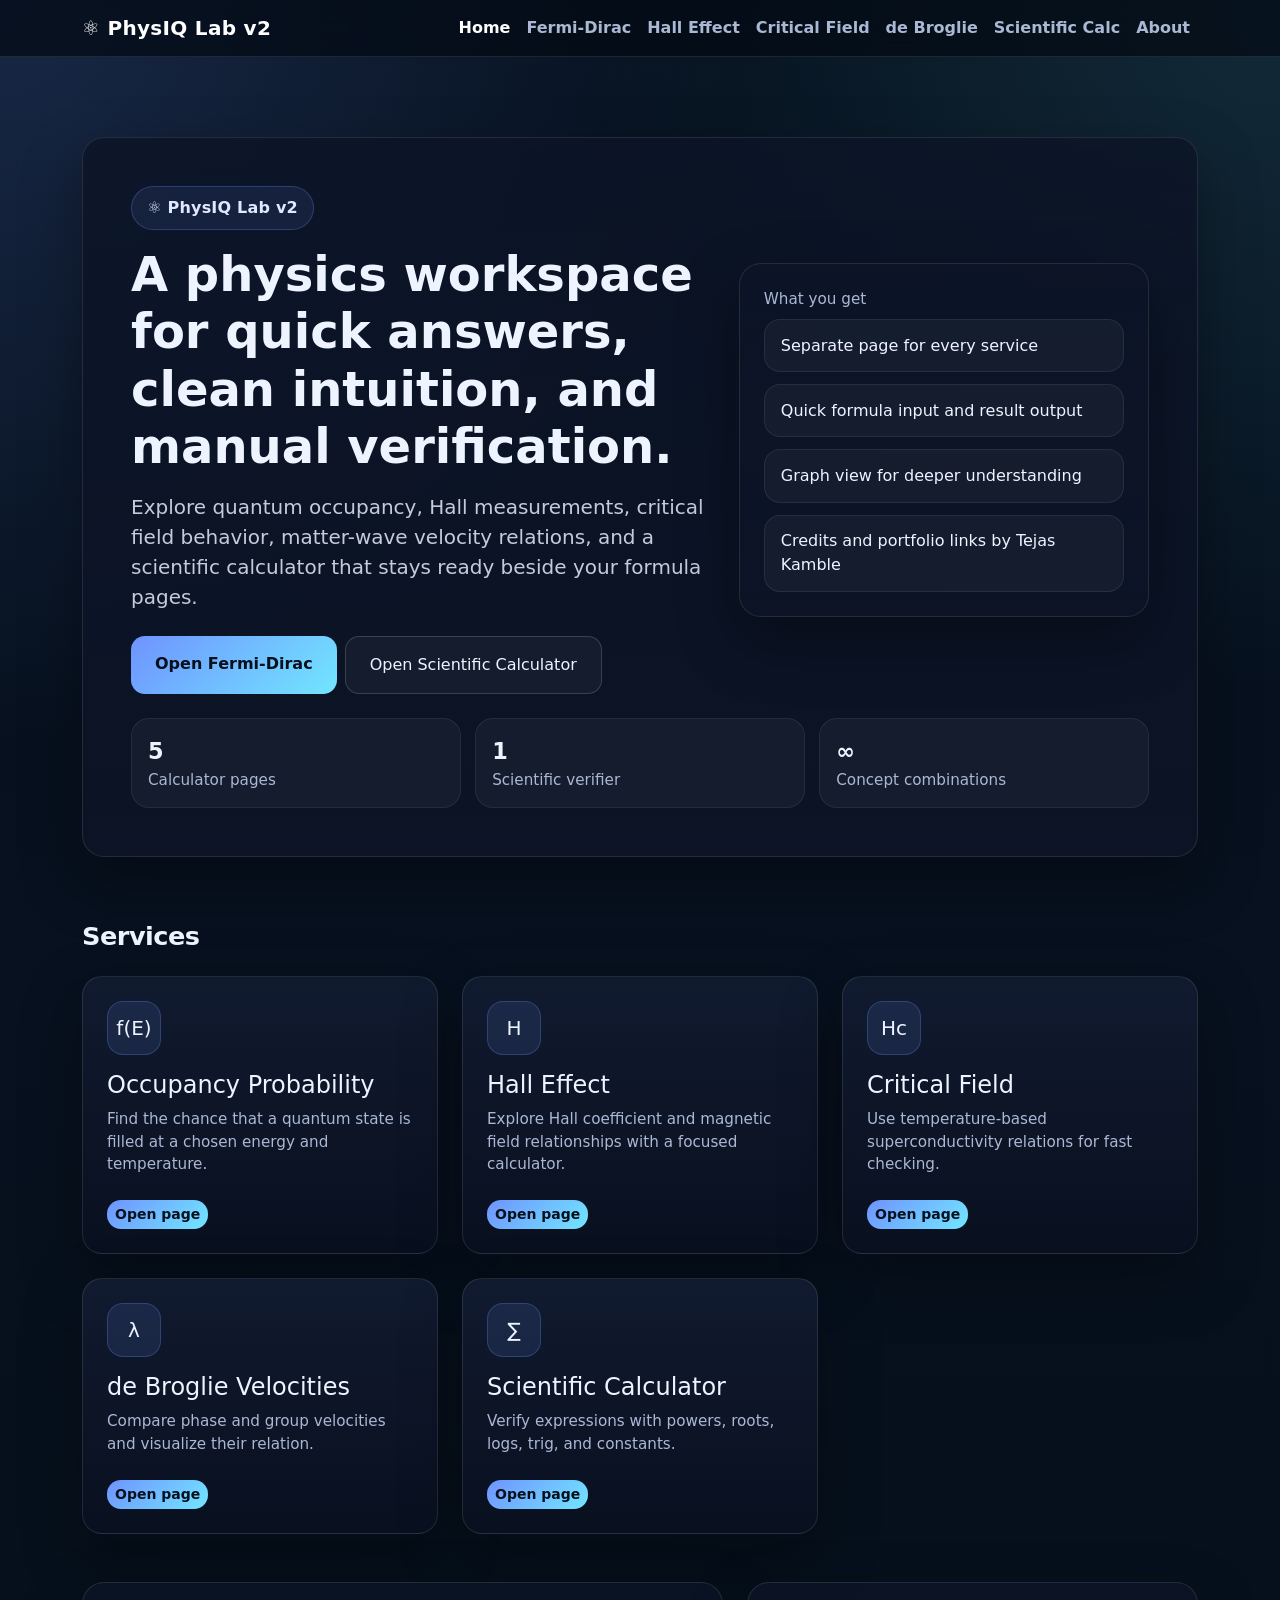
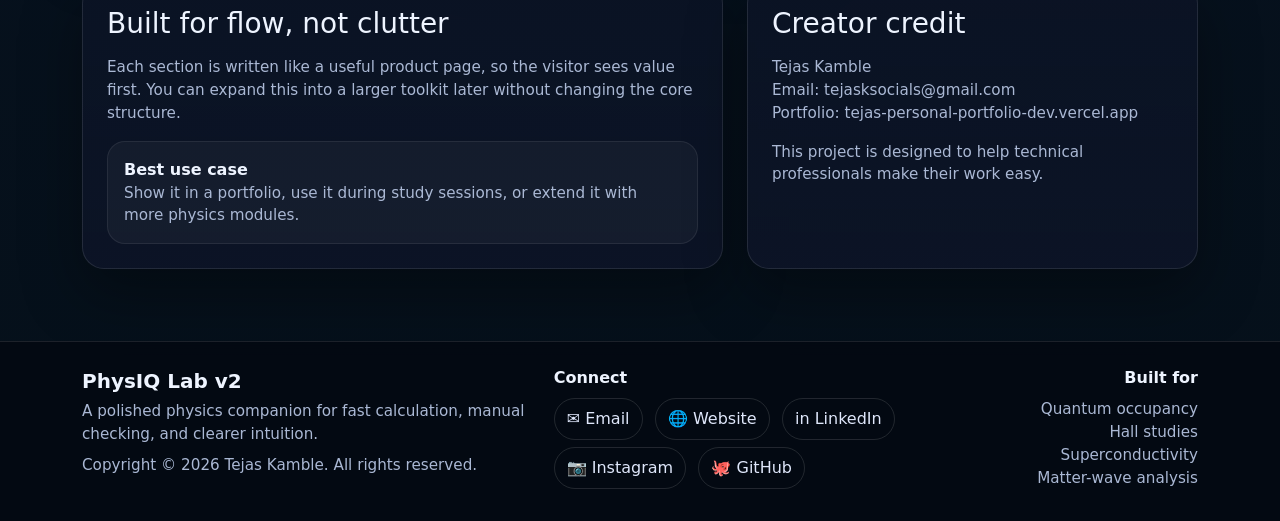
<file: physiq-lab-v2/index.html>
<!doctype html>
<html lang="en">
<head>
  <meta charset="utf-8">
  <meta name="viewport" content="width=device-width, initial-scale=1">
  <title>PhysIQ Lab v2 | Physics Calculator Suite</title>
  <link href="https://cdn.jsdelivr.net/npm/bootstrap@5.3.3/dist/css/bootstrap.min.css" rel="stylesheet">
  
  <link rel="stylesheet" href="assets/css/style.css">
  <!-- I built this page to stay clean, readable, and useful for physics students. — Tejas Kamble -->
</head>
<body data-page="home" data-base="">
  <div id="site-nav"></div>
  
<main>
  <section class="hero">
    <div class="container">
      <div class="hero-card p-4 p-md-5">
        <div class="row g-4 align-items-center">
          <div class="col-lg-7">
            <span class="badge-soft mb-3">⚛️ PhysIQ Lab v2</span>
            <h1 class="display-5 fw-bold mb-3">A physics workspace for quick answers, clean intuition, and manual verification.</h1>
            <p class="lead lead-soft mb-4">
              Explore quantum occupancy, Hall measurements, critical field behavior, matter-wave velocity relations,
              and a scientific calculator that stays ready beside your formula pages.
            </p>
            <div class="d-flex flex-wrap gap-2">
              <a class="btn btn-accent px-4 py-3" href="pages/fermi-dirac.html">Open Fermi-Dirac</a>
              <a class="btn btn-soft px-4 py-3" href="pages/scientific-calculator.html">Open Scientific Calculator</a>
            </div>
          </div>
          <div class="col-lg-5">
            <div class="glass-card p-4">
              <div class="small-muted mb-2">What you get</div>
              <div class="timeline">
                <div class="timeline-item">Separate page for every service</div>
                <div class="timeline-item">Quick formula input and result output</div>
                <div class="timeline-item">Graph view for deeper understanding</div>
                <div class="timeline-item">Credits and portfolio links by Tejas Kamble</div>
              </div>
            </div>
          </div>
        </div>

        <div class="kpi mt-4">
          <div class="kpi-box">
            <div class="kpi-num">5</div>
            <div class="small-muted">Calculator pages</div>
          </div>
          <div class="kpi-box">
            <div class="kpi-num">1</div>
            <div class="small-muted">Scientific verifier</div>
          </div>
          <div class="kpi-box">
            <div class="kpi-num">∞</div>
            <div class="small-muted">Concept combinations</div>
          </div>
        </div>
      </div>
    </div>
  </section>

  <section class="py-4">
    <div class="container">
      <h2 class="section-title mb-4">Services</h2>
      <div class="row g-4">
        <div class="col-md-6 col-xl-4">
          <div class="service-card p-4">
            <div class="icon-pill mb-3">f(E)</div>
            <h3 class="h4">Occupancy Probability</h3>
            <p class="small-muted">Find the chance that a quantum state is filled at a chosen energy and temperature.</p>
            <a class="btn btn-sm btn-accent mt-2" href="pages/fermi-dirac.html">Open page</a>
          </div>
        </div>
        <div class="col-md-6 col-xl-4">
          <div class="service-card p-4">
            <div class="icon-pill mb-3">H</div>
            <h3 class="h4">Hall Effect</h3>
            <p class="small-muted">Explore Hall coefficient and magnetic field relationships with a focused calculator.</p>
            <a class="btn btn-sm btn-accent mt-2" href="pages/hall-effect.html">Open page</a>
          </div>
        </div>
        <div class="col-md-6 col-xl-4">
          <div class="service-card p-4">
            <div class="icon-pill mb-3">Hc</div>
            <h3 class="h4">Critical Field</h3>
            <p class="small-muted">Use temperature-based superconductivity relations for fast checking.</p>
            <a class="btn btn-sm btn-accent mt-2" href="pages/critical-field.html">Open page</a>
          </div>
        </div>
        <div class="col-md-6 col-xl-4">
          <div class="service-card p-4">
            <div class="icon-pill mb-3">λ</div>
            <h3 class="h4">de Broglie Velocities</h3>
            <p class="small-muted">Compare phase and group velocities and visualize their relation.</p>
            <a class="btn btn-sm btn-accent mt-2" href="pages/debroglie.html">Open page</a>
          </div>
        </div>
        <div class="col-md-6 col-xl-4">
          <div class="service-card p-4">
            <div class="icon-pill mb-3">∑</div>
            <h3 class="h4">Scientific Calculator</h3>
            <p class="small-muted">Verify expressions with powers, roots, logs, trig, and constants.</p>
            <a class="btn btn-sm btn-accent mt-2" href="pages/scientific-calculator.html">Open page</a>
          </div>
        </div>
      </div>
    </div>
  </section>

  <section class="py-4">
    <div class="container">
      <div class="row g-4">
        <div class="col-lg-7">
          <div class="feature-card p-4 h-100">
            <h2 class="h3 mb-3">Built for flow, not clutter</h2>
            <p class="small-muted mb-3">
              Each section is written like a useful product page, so the visitor sees value first.
              You can expand this into a larger toolkit later without changing the core structure.
            </p>
            <div class="quote-box p-3">
              <div class="fw-semibold">Best use case</div>
              <div class="small-muted">Show it in a portfolio, use it during study sessions, or extend it with more physics modules.</div>
            </div>
          </div>
        </div>
        <div class="col-lg-5">
          <div class="feature-card p-4 h-100">
            <h2 class="h3 mb-3">Creator credit</h2>
            <div class="small-muted">Tejas Kamble</div>
            <div class="small-muted">Email: tejasksocials@gmail.com</div>
            <div class="small-muted">Portfolio: tejas-personal-portfolio-dev.vercel.app</div>
            <div class="small-muted mt-3">This project is designed to help technical professionals make their work easy.</div>
          </div>
        </div>
      </div>
    </div>
  </section>
</main>

  <div id="site-footer"></div>

  <script src="https://cdn.jsdelivr.net/npm/bootstrap@5.3.3/dist/js/bootstrap.bundle.min.js"></script>
  <script src="assets/js/components.js"></script>
  <script src="assets/js/main.js"></script>
  
</body>
</html>
</file>
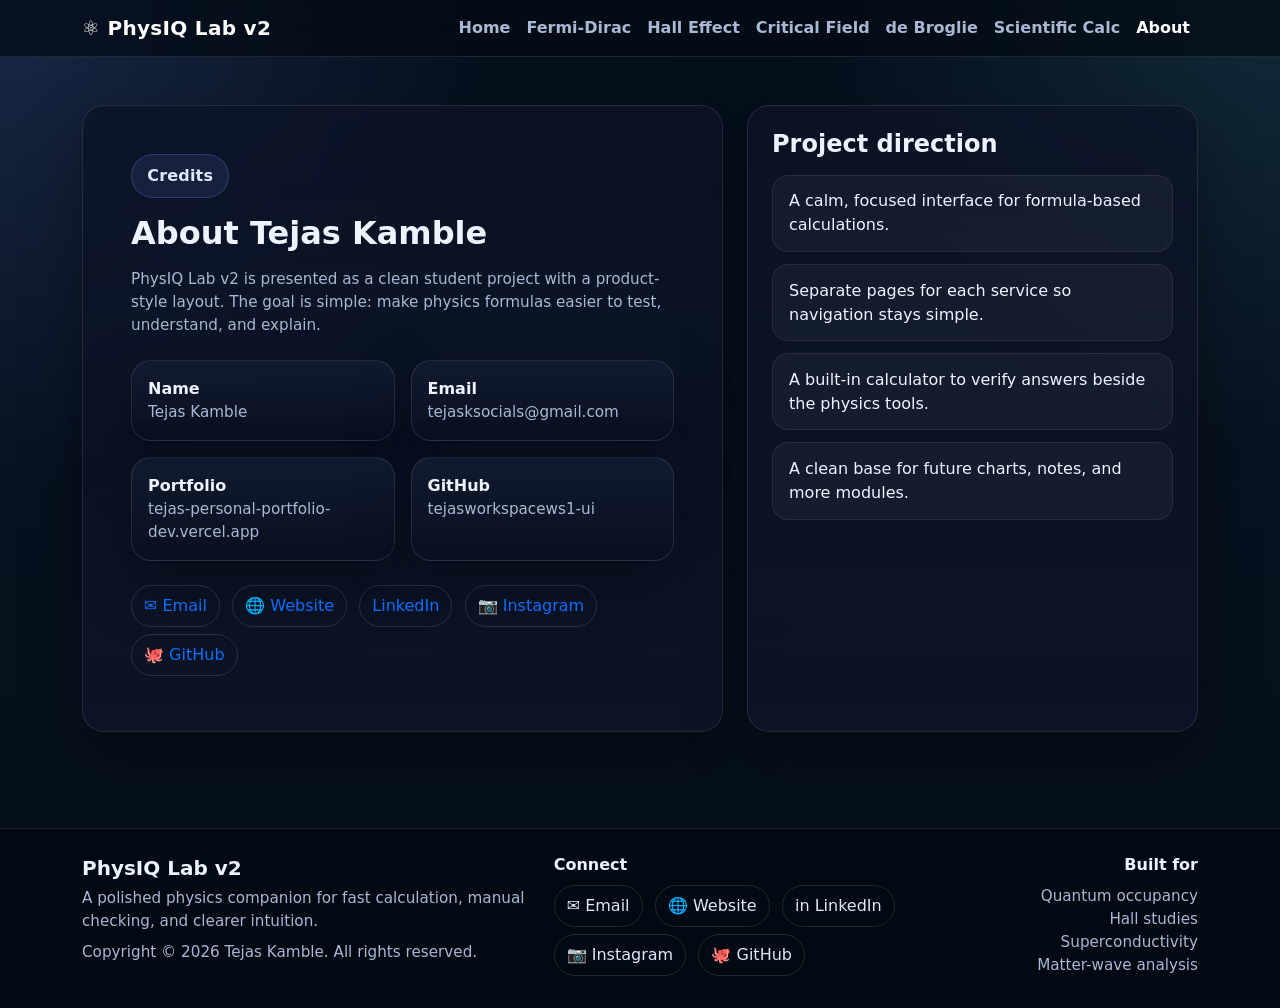
<file: physiq-lab-v2/pages/about.html>
<!doctype html>
<html lang="en">
<head>
  <meta charset="utf-8">
  <meta name="viewport" content="width=device-width, initial-scale=1">
  <title>About | PhysIQ Lab v2</title>
  <link href="https://cdn.jsdelivr.net/npm/bootstrap@5.3.3/dist/css/bootstrap.min.css" rel="stylesheet">
  
  <link rel="stylesheet" href="../assets/css/style.css">
  <!-- I built this page to stay clean, readable, and useful for physics students. — Tejas Kamble -->
</head>
<body data-page="about" data-base="../">
  <div id="site-nav"></div>
  
<main class="py-5">
  <div class="container">
    <div class="row g-4">
      <div class="col-lg-7">
        <div class="feature-card p-4 p-md-5 h-100">
          <span class="badge-soft mb-3">Credits</span>
          <h1 class="h2 fw-bold mb-3">About Tejas Kamble</h1>
          <p class="small-muted mb-4">
            PhysIQ Lab v2 is presented as a clean student project with a product-style layout.
            The goal is simple: make physics formulas easier to test, understand, and explain.
          </p>

          <div class="row g-3">
            <div class="col-md-6">
              <div class="info-card p-3">
                <div class="fw-semibold">Name</div>
                <div class="small-muted">Tejas Kamble</div>
              </div>
            </div>
            <div class="col-md-6">
              <div class="info-card p-3">
                <div class="fw-semibold">Email</div>
                <div class="small-muted">tejasksocials@gmail.com</div>
              </div>
            </div>
            <div class="col-md-6">
              <div class="info-card p-3">
                <div class="fw-semibold">Portfolio</div>
                <div class="small-muted">tejas-personal-portfolio-dev.vercel.app</div>
              </div>
            </div>
            <div class="col-md-6">
              <div class="info-card p-3">
                <div class="fw-semibold">GitHub</div>
                <div class="small-muted">tejasworkspacews1-ui</div>
              </div>
            </div>
          </div>

          <div class="social-links mt-4">
            <a href="mailto:tejasksocials@gmail.com">✉️ Email</a>
            <a href="https://tejas-personal-portfolio-dev.vercel.app/" target="_blank" rel="noopener">🌐 Website</a>
            <a href="https://www.linkedin.com/in/tejas-kamble-5342443b1?utm_source=share_via&utm_content=profile&utm_medium=member_android" target="_blank" rel="noopener">LinkedIn</a>
            <a href="https://www.instagram.com/tejasworkspace_u1?igsh=MXRzcG55N3psbWxzbw==" target="_blank" rel="noopener">📷 Instagram</a>
            <a href="https://github.com/tejasworkspacews1-ui" target="_blank" rel="noopener">🐙 GitHub</a>
          </div>
        </div>
      </div>

      <div class="col-lg-5">
        <div class="feature-card p-4 h-100">
          <h2 class="h4 fw-bold mb-3">Project direction</h2>
          <div class="timeline">
            <div class="timeline-item">A calm, focused interface for formula-based calculations.</div>
            <div class="timeline-item">Separate pages for each service so navigation stays simple.</div>
            <div class="timeline-item">A built-in calculator to verify answers beside the physics tools.</div>
            <div class="timeline-item">A clean base for future charts, notes, and more modules.</div>
          </div>
        </div>
      </div>
    </div>
  </div>
</main>

  <div id="site-footer"></div>

  <script src="https://cdn.jsdelivr.net/npm/bootstrap@5.3.3/dist/js/bootstrap.bundle.min.js"></script>
  <script src="../assets/js/components.js"></script>
  <script src="../assets/js/main.js"></script>
  
</body>
</html>
</file>
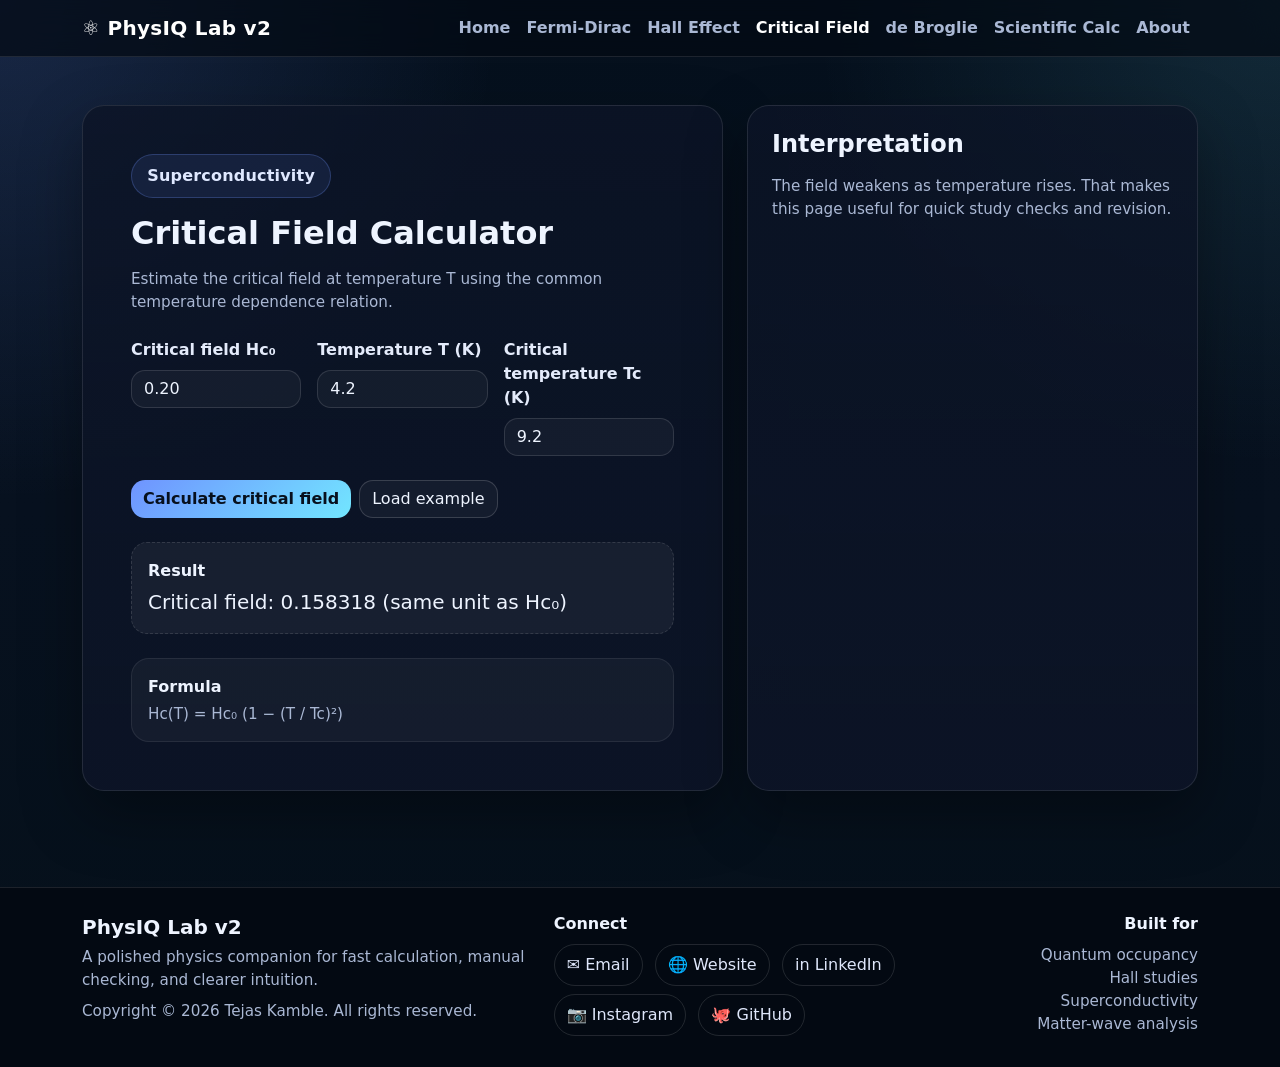
<file: physiq-lab-v2/pages/critical-field.html>
<!doctype html>
<html lang="en">
<head>
  <meta charset="utf-8">
  <meta name="viewport" content="width=device-width, initial-scale=1">
  <title>Critical Field | PhysIQ Lab v2</title>
  <link href="https://cdn.jsdelivr.net/npm/bootstrap@5.3.3/dist/css/bootstrap.min.css" rel="stylesheet">
  
  <link rel="stylesheet" href="../assets/css/style.css">
  <!-- I built this page to stay clean, readable, and useful for physics students. — Tejas Kamble -->
</head>
<body data-page="critical" data-base="../">
  <div id="site-nav"></div>
  
<main class="py-5">
  <div class="container">
    <div class="row g-4">
      <div class="col-lg-7">
        <div class="feature-card p-4 p-md-5 h-100">
          <span class="badge-soft mb-3">Superconductivity</span>
          <h1 class="h2 fw-bold mb-3">Critical Field Calculator</h1>
          <p class="small-muted mb-4">
            Estimate the critical field at temperature T using the common temperature dependence relation.
          </p>

          <div class="row g-3">
            <div class="col-md-4">
              <label class="form-label" for="hc0">Critical field Hc₀</label>
              <input class="form-control" id="hc0" type="number" step="any" placeholder="0.20">
            </div>
            <div class="col-md-4">
              <label class="form-label" for="hcT">Temperature T (K)</label>
              <input class="form-control" id="hcT" type="number" step="any" placeholder="4.2">
            </div>
            <div class="col-md-4">
              <label class="form-label" for="hcTc">Critical temperature Tc (K)</label>
              <input class="form-control" id="hcTc" type="number" step="any" placeholder="9.2">
            </div>
          </div>

          <div class="d-flex flex-wrap gap-2 mt-4">
            <button class="btn btn-accent" type="button" onclick="calculateCriticalField()">Calculate critical field</button>
            <button class="btn btn-soft" type="button" onclick="fillCriticalExample()">Load example</button>
          </div>

          <div class="output-box mt-4">
            <div class="fw-semibold mb-1">Result</div>
            <div id="hcResult" class="fs-5">—</div>
          </div>

          <div class="math-box p-3 mt-4">
            <div class="fw-semibold mb-1">Formula</div>
            <div class="small-muted">Hc(T) = Hc₀ (1 − (T / Tc)²)</div>
          </div>
        </div>
      </div>

      <div class="col-lg-5">
        <div class="feature-card p-4 h-100">
          <h2 class="h4 fw-bold mb-3">Interpretation</h2>
          <p class="small-muted mb-0">
            The field weakens as temperature rises. That makes this page useful for quick study checks and revision.
          </p>
        </div>
      </div>
    </div>
  </div>
</main>

  <div id="site-footer"></div>

  <script src="https://cdn.jsdelivr.net/npm/bootstrap@5.3.3/dist/js/bootstrap.bundle.min.js"></script>
  <script src="../assets/js/components.js"></script>
  <script src="../assets/js/main.js"></script>
  
</body>
</html>
</file>
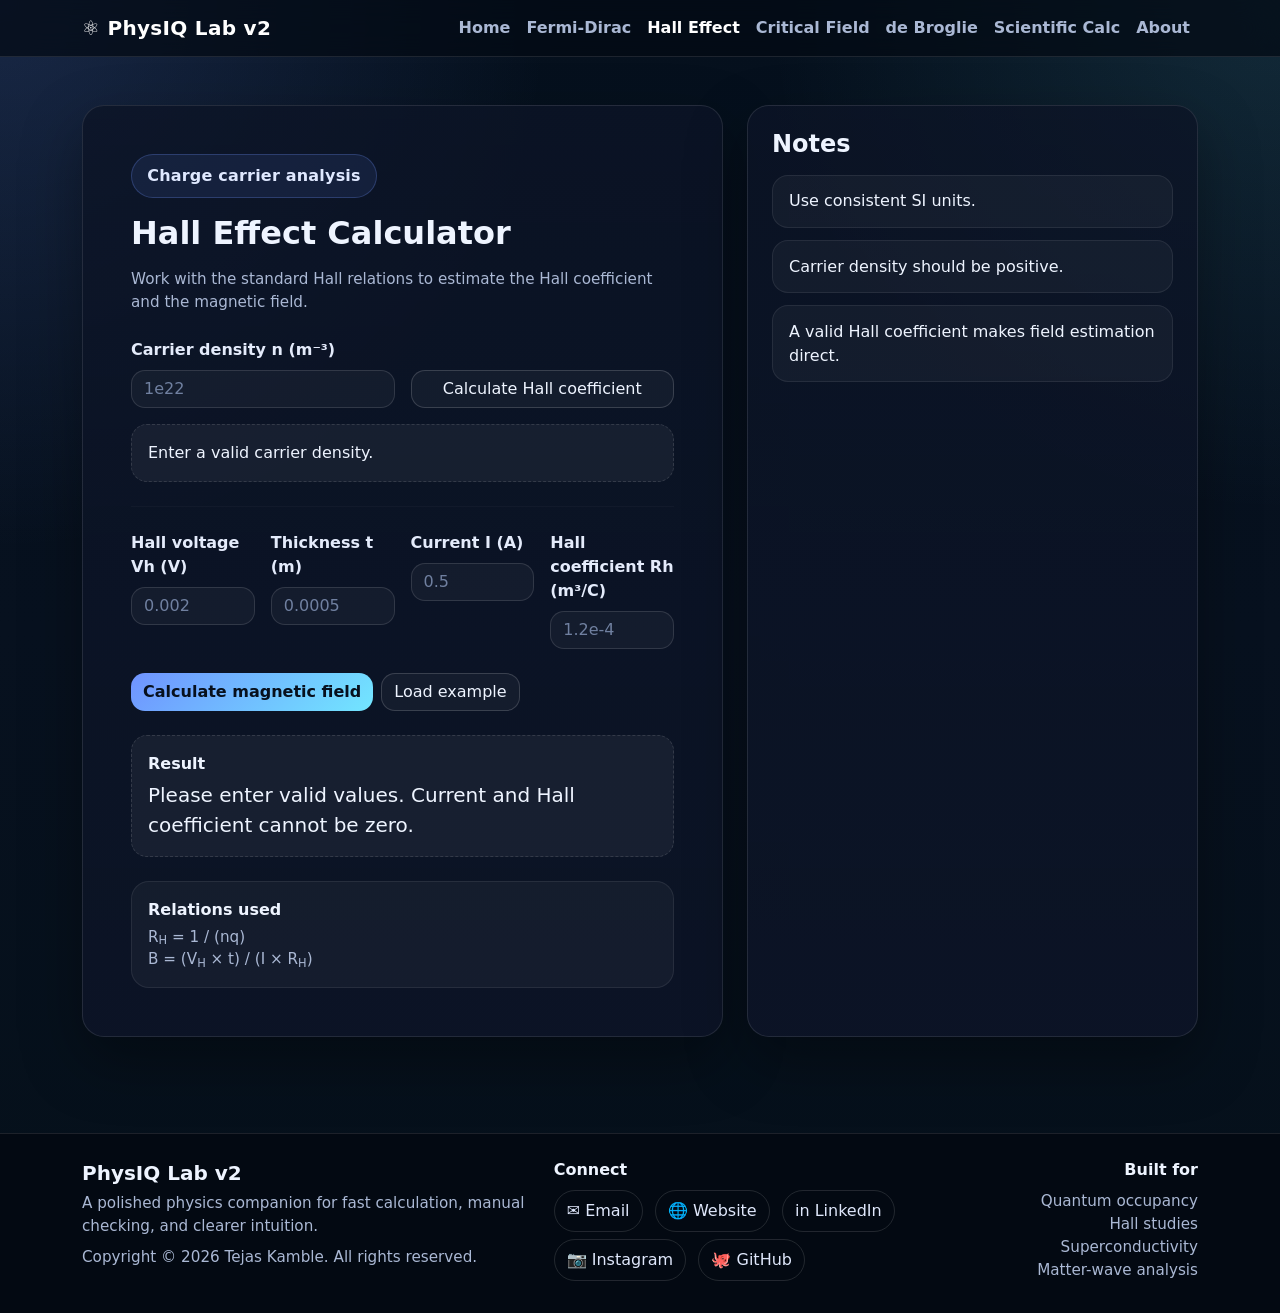
<file: physiq-lab-v2/pages/hall-effect.html>
<!doctype html>
<html lang="en">
<head>
  <meta charset="utf-8">
  <meta name="viewport" content="width=device-width, initial-scale=1">
  <title>Hall Effect | PhysIQ Lab v2</title>
  <link href="https://cdn.jsdelivr.net/npm/bootstrap@5.3.3/dist/css/bootstrap.min.css" rel="stylesheet">
  
  <link rel="stylesheet" href="../assets/css/style.css">
  <!-- I built this page to stay clean, readable, and useful for physics students. — Tejas Kamble -->
</head>
<body data-page="hall" data-base="../">
  <div id="site-nav"></div>
  
<main class="py-5">
  <div class="container">
    <div class="row g-4">
      <div class="col-lg-7">
        <div class="feature-card p-4 p-md-5 h-100">
          <span class="badge-soft mb-3">Charge carrier analysis</span>
          <h1 class="h2 fw-bold mb-3">Hall Effect Calculator</h1>
          <p class="small-muted mb-4">
            Work with the standard Hall relations to estimate the Hall coefficient and the magnetic field.
          </p>

          <div class="row g-3">
            <div class="col-md-6">
              <label class="form-label" for="hallN">Carrier density n (m⁻³)</label>
              <input class="form-control" id="hallN" type="number" step="any" placeholder="1e22">
            </div>
            <div class="col-md-6 d-flex align-items-end">
              <button class="btn btn-soft w-100" type="button" onclick="calculateHallCoefficient()">Calculate Hall coefficient</button>
            </div>
          </div>

          <div class="output-box mt-3" id="hallRhResult">—</div>

          <hr class="my-4 border-light border-opacity-10">

          <div class="row g-3">
            <div class="col-md-3">
              <label class="form-label" for="hallVh">Hall voltage Vh (V)</label>
              <input class="form-control" id="hallVh" type="number" step="any" placeholder="0.002">
            </div>
            <div class="col-md-3">
              <label class="form-label" for="hallT">Thickness t (m)</label>
              <input class="form-control" id="hallT" type="number" step="any" placeholder="0.0005">
            </div>
            <div class="col-md-3">
              <label class="form-label" for="hallI">Current I (A)</label>
              <input class="form-control" id="hallI" type="number" step="any" placeholder="0.5">
            </div>
            <div class="col-md-3">
              <label class="form-label" for="hallRh">Hall coefficient Rh (m³/C)</label>
              <input class="form-control" id="hallRh" type="number" step="any" placeholder="1.2e-4">
            </div>
          </div>

          <div class="d-flex flex-wrap gap-2 mt-4">
            <button class="btn btn-accent" type="button" onclick="calculateHallField()">Calculate magnetic field</button>
            <button class="btn btn-soft" type="button" onclick="fillHallExample()">Load example</button>
          </div>

          <div class="output-box mt-4">
            <div class="fw-semibold mb-1">Result</div>
            <div id="hallBResult" class="fs-5">—</div>
          </div>

          <div class="math-box p-3 mt-4">
            <div class="fw-semibold mb-1">Relations used</div>
            <div class="small-muted">R<sub>H</sub> = 1 / (nq)</div>
            <div class="small-muted">B = (V<sub>H</sub> × t) / (I × R<sub>H</sub>)</div>
          </div>
        </div>
      </div>

      <div class="col-lg-5">
        <div class="feature-card p-4 h-100">
          <h2 class="h4 fw-bold mb-3">Notes</h2>
          <div class="timeline">
            <div class="timeline-item">Use consistent SI units.</div>
            <div class="timeline-item">Carrier density should be positive.</div>
            <div class="timeline-item">A valid Hall coefficient makes field estimation direct.</div>
          </div>
        </div>
      </div>
    </div>
  </div>
</main>

  <div id="site-footer"></div>

  <script src="https://cdn.jsdelivr.net/npm/bootstrap@5.3.3/dist/js/bootstrap.bundle.min.js"></script>
  <script src="../assets/js/components.js"></script>
  <script src="../assets/js/main.js"></script>
  
</body>
</html>
</file>
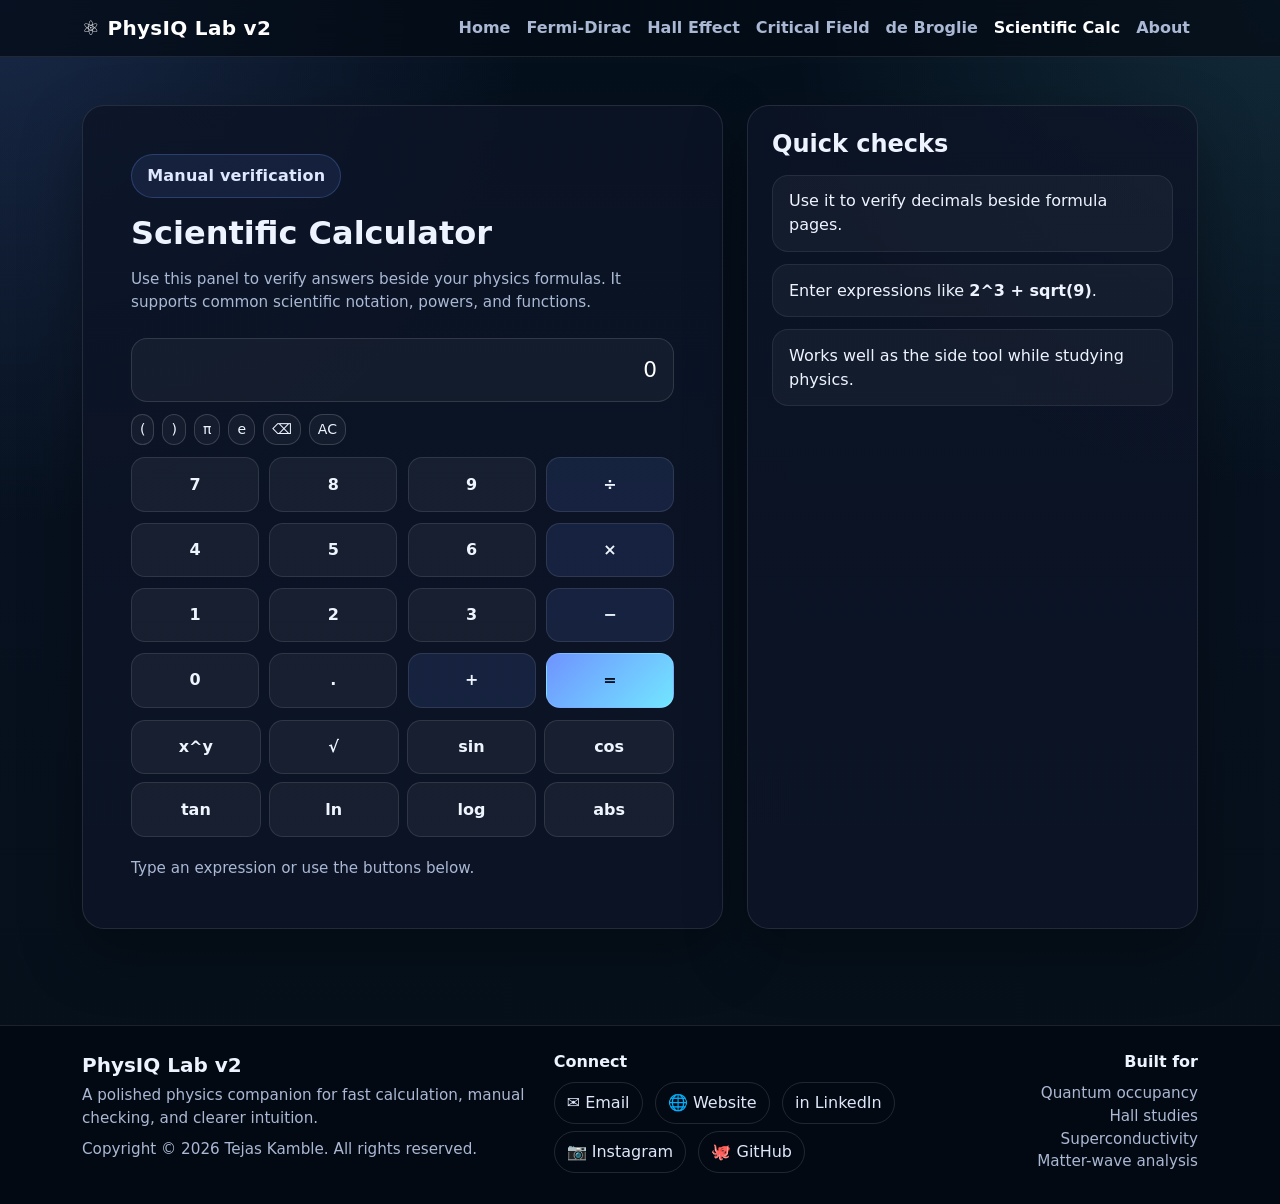
<file: physiq-lab-v2/pages/scientific-calculator.html>
<!doctype html>
<html lang="en">
<head>
  <meta charset="utf-8">
  <meta name="viewport" content="width=device-width, initial-scale=1">
  <title>Scientific Calculator | PhysIQ Lab v2</title>
  <link href="https://cdn.jsdelivr.net/npm/bootstrap@5.3.3/dist/css/bootstrap.min.css" rel="stylesheet">
  
  <link rel="stylesheet" href="../assets/css/style.css">
  <!-- I built this page to stay clean, readable, and useful for physics students. — Tejas Kamble -->
</head>
<body data-page="scientific" data-base="../">
  <div id="site-nav"></div>
  
<main class="py-5">
  <div class="container">
    <div class="row g-4">
      <div class="col-lg-7">
        <div class="feature-card p-4 p-md-5 h-100">
          <span class="badge-soft mb-3">Manual verification</span>
          <h1 class="h2 fw-bold mb-3">Scientific Calculator</h1>
          <p class="small-muted mb-4">
            Use this panel to verify answers beside your physics formulas. It supports common scientific notation, powers, and functions.
          </p>

          <div class="scientific-calculator">
            <input class="calc-display" id="calcDisplay" type="text" readonly value="0">

            <div class="d-flex flex-wrap gap-2">
              <button class="btn btn-soft btn-sm" onclick="appendCalc('(')">(</button>
              <button class="btn btn-soft btn-sm" onclick="appendCalc(')')">)</button>
              <button class="btn btn-soft btn-sm" onclick="appendCalc('π')">π</button>
              <button class="btn btn-soft btn-sm" onclick="appendCalc('e')">e</button>
              <button class="btn btn-soft btn-sm" onclick="backspaceCalc()">⌫</button>
              <button class="btn btn-soft btn-sm" onclick="clearCalc()">AC</button>
            </div>

            <div class="calc-grid">
              <button class="calc-btn" onclick="appendCalc('7')">7</button>
              <button class="calc-btn" onclick="appendCalc('8')">8</button>
              <button class="calc-btn" onclick="appendCalc('9')">9</button>
              <button class="calc-btn op" onclick="appendCalc('÷')">÷</button>

              <button class="calc-btn" onclick="appendCalc('4')">4</button>
              <button class="calc-btn" onclick="appendCalc('5')">5</button>
              <button class="calc-btn" onclick="appendCalc('6')">6</button>
              <button class="calc-btn op" onclick="appendCalc('×')">×</button>

              <button class="calc-btn" onclick="appendCalc('1')">1</button>
              <button class="calc-btn" onclick="appendCalc('2')">2</button>
              <button class="calc-btn" onclick="appendCalc('3')">3</button>
              <button class="calc-btn op" onclick="appendCalc('-')">−</button>

              <button class="calc-btn" onclick="appendCalc('0')">0</button>
              <button class="calc-btn" onclick="appendCalc('.')">.</button>
              <button class="calc-btn op" onclick="appendCalc('+')">+</button>
              <button class="calc-btn equal" onclick="evaluateCalc()">=</button>
            </div>

            <div class="row g-2">
              <div class="col-6 col-md-3"><button class="calc-btn w-100" onclick="appendCalc('^')">x^y</button></div>
              <div class="col-6 col-md-3"><button class="calc-btn w-100" onclick="appendCalc('sqrt(')">√</button></div>
              <div class="col-6 col-md-3"><button class="calc-btn w-100" onclick="appendCalc('sin(')">sin</button></div>
              <div class="col-6 col-md-3"><button class="calc-btn w-100" onclick="appendCalc('cos(')">cos</button></div>
              <div class="col-6 col-md-3"><button class="calc-btn w-100" onclick="appendCalc('tan(')">tan</button></div>
              <div class="col-6 col-md-3"><button class="calc-btn w-100" onclick="appendCalc('ln(')">ln</button></div>
              <div class="col-6 col-md-3"><button class="calc-btn w-100" onclick="appendCalc('log(')">log</button></div>
              <div class="col-6 col-md-3"><button class="calc-btn w-100" onclick="appendCalc('abs(')">abs</button></div>
            </div>

            <div id="calcHint" class="small-muted mt-2">—</div>
          </div>
        </div>
      </div>

      <div class="col-lg-5">
        <div class="feature-card p-4 h-100">
          <h2 class="h4 fw-bold mb-3">Quick checks</h2>
          <div class="timeline">
            <div class="timeline-item">Use it to verify decimals beside formula pages.</div>
            <div class="timeline-item">Enter expressions like <span class="fw-semibold">2^3 + sqrt(9)</span>.</div>
            <div class="timeline-item">Works well as the side tool while studying physics.</div>
          </div>
        </div>
      </div>
    </div>
  </div>
</main>

  <div id="site-footer"></div>

  <script src="https://cdn.jsdelivr.net/npm/bootstrap@5.3.3/dist/js/bootstrap.bundle.min.js"></script>
  <script src="../assets/js/components.js"></script>
  <script src="../assets/js/main.js"></script>
  
</body>
</html>
</file>
<file: physiq-lab-v2/assets/css/style.css>
/* I designed this interface to feel polished, calm, and easy to use. — Tejas Kamble */

:root {
  --bg: #07111f;
  --bg-2: #0a1730;
  --panel: rgba(12, 20, 38, 0.82);
  --panel-strong: rgba(12, 20, 38, 0.96);
  --line: rgba(255, 255, 255, 0.10);
  --text: #eef4ff;
  --muted: #aab8d4;
  --accent: #6f93ff;
  --accent-2: #72e6ff;
  --success: #4ade80;
  --shadow: 0 24px 60px rgba(0, 0, 0, 0.34);
  --radius: 22px;
}

* { box-sizing: border-box; }

html { scroll-behavior: smooth; }

body {
  min-height: 100vh;
  color: var(--text);
  background:
    radial-gradient(circle at top left, rgba(111, 147, 255, 0.18), transparent 30%),
    radial-gradient(circle at top right, rgba(114, 230, 255, 0.12), transparent 28%),
    linear-gradient(180deg, #05101d 0%, #07111f 48%, #05101a 100%);
  font-family: system-ui, -apple-system, BlinkMacSystemFont, "Segoe UI", sans-serif;
}

a { text-decoration: none; }

.navbar {
  background: rgba(4, 10, 20, 0.72) !important;
  backdrop-filter: blur(20px);
  border-bottom: 1px solid var(--line);
}

.navbar-brand {
  font-weight: 800;
  letter-spacing: 0.3px;
}

.nav-link {
  color: var(--muted) !important;
  font-weight: 600;
}

.nav-link.active,
.nav-link:hover {
  color: #fff !important;
}

.hero {
  padding: 5rem 0 2.5rem;
}

.hero-card,
.panel-card,
.glass-card,
.calc-card,
.feature-card {
  background: linear-gradient(180deg, var(--panel), var(--panel-strong));
  border: 1px solid var(--line);
  border-radius: var(--radius);
  box-shadow: var(--shadow);
}

.hero-card {
  overflow: hidden;
}

.section-title {
  font-size: clamp(1.5rem, 2vw, 2rem);
  font-weight: 800;
  letter-spacing: -0.02em;
}

.lead-soft { color: rgba(238, 244, 255, 0.82); }

.badge-soft {
  display: inline-flex;
  align-items: center;
  gap: .5rem;
  padding: .55rem .95rem;
  border-radius: 999px;
  border: 1px solid rgba(111, 147, 255, 0.25);
  background: rgba(111, 147, 255, 0.10);
  color: #dfe8ff;
  font-weight: 700;
  letter-spacing: .2px;
}

.small-muted {
  color: var(--muted);
  font-size: .95rem;
}

.kpi {
  display: grid;
  grid-template-columns: repeat(3, 1fr);
  gap: .9rem;
}

.kpi-box {
  padding: 1rem;
  border-radius: 18px;
  background: rgba(255,255,255,.04);
  border: 1px solid rgba(255,255,255,.07);
}

.kpi-num {
  font-size: 1.4rem;
  font-weight: 800;
}

.service-card,
.info-card {
  height: 100%;
  background: linear-gradient(180deg, rgba(17, 27, 48, 0.98), rgba(9, 16, 31, 0.96));
  border: 1px solid var(--line);
  border-radius: 20px;
  box-shadow: var(--shadow);
  transition: transform .2s ease, border-color .2s ease, box-shadow .2s ease;
}

.service-card:hover,
.info-card:hover {
  transform: translateY(-4px);
  border-color: rgba(111, 147, 255, 0.35);
  box-shadow: 0 28px 64px rgba(0, 0, 0, 0.38);
}

.icon-pill {
  width: 54px;
  height: 54px;
  border-radius: 16px;
  display: inline-flex;
  align-items: center;
  justify-content: center;
  font-size: 1.25rem;
  border: 1px solid rgba(111, 147, 255, 0.26);
  background: rgba(111, 147, 255, 0.12);
}

.form-control,
.form-select,
.input-group-text {
  background: rgba(255,255,255,.04);
  border: 1px solid rgba(255,255,255,.12);
  color: var(--text);
  border-radius: 14px;
}

.form-control:focus,
.form-select:focus {
  background: rgba(255,255,255,.05);
  color: var(--text);
  border-color: rgba(111, 147, 255, 0.65);
  box-shadow: 0 0 0 .2rem rgba(111, 147, 255, .16);
}

.form-control::placeholder { color: #7080a0; }

.form-label {
  font-weight: 700;
  color: #e4ebfb;
}

.btn-accent {
  border: 0;
  background: linear-gradient(135deg, var(--accent), var(--accent-2));
  color: #07101d;
  font-weight: 800;
  border-radius: 14px;
}

.btn-accent:hover { color: #07101d; filter: brightness(1.03); }

.btn-soft {
  color: var(--text);
  border: 1px solid rgba(255,255,255,.16);
  border-radius: 14px;
  background: rgba(255,255,255,.04);
}

.btn-soft:hover {
  background: rgba(255,255,255,.08);
  color: #fff;
}

.output-box {
  background: rgba(255,255,255,.05);
  border: 1px dashed rgba(255,255,255,.12);
  border-radius: 16px;
  padding: 1rem;
}

.math-box,
.quote-box {
  background: rgba(255,255,255,.04);
  border: 1px solid rgba(255,255,255,.08);
  border-radius: 18px;
}

.code-box {
  background: #08111e;
  border: 1px solid rgba(255,255,255,.08);
  border-radius: 18px;
  overflow: hidden;
}

.code-box pre {
  margin: 0;
  padding: 1rem;
  color: #d9e6ff;
  overflow-x: auto;
}

.footer {
  margin-top: 3rem;
  border-top: 1px solid var(--line);
  background: rgba(4, 8, 16, 0.72);
  backdrop-filter: blur(16px);
}

.footer a {
  color: #dfe7fb;
}

.footer a:hover {
  color: #fff;
}

.chart-wrap {
  height: 320px;
}

.chart-box {
  position: relative;
  height: 100%;
}

.scientific-calculator {
  display: grid;
  gap: .75rem;
}

.calc-display {
  width: 100%;
  border: 1px solid rgba(255,255,255,.12);
  background: rgba(255,255,255,.04);
  color: #fff;
  border-radius: 16px;
  font-size: 1.35rem;
  padding: .95rem 1rem;
  text-align: right;
}

.calc-grid {
  display: grid;
  grid-template-columns: repeat(4, 1fr);
  gap: .65rem;
}

.calc-btn {
  border: 1px solid rgba(255,255,255,.10);
  background: rgba(255,255,255,.05);
  color: #eff5ff;
  border-radius: 14px;
  padding: .9rem .7rem;
  font-weight: 700;
}

.calc-btn:hover {
  background: rgba(255,255,255,.09);
}

.calc-btn.op { background: rgba(111, 147, 255, .12); }
.calc-btn.equal { background: linear-gradient(135deg, var(--accent), var(--accent-2)); color: #07101d; }
.calc-btn.danger { background: rgba(248, 113, 113, .14); }

.social-links a {
  display: inline-flex;
  align-items: center;
  gap: .35rem;
  padding: .5rem .75rem;
  border-radius: 999px;
  border: 1px solid rgba(255,255,255,.12);
  margin-right: .45rem;
  margin-bottom: .45rem;
}

.timeline {
  display: grid;
  gap: .75rem;
}

.timeline-item {
  padding: .85rem 1rem;
  border-radius: 16px;
  background: rgba(255,255,255,.04);
  border: 1px solid rgba(255,255,255,.08);
}

@media (max-width: 991.98px) {
  .hero { padding-top: 4rem; }
  .kpi { grid-template-columns: 1fr; }
}

@media (max-width: 575.98px) {
  .calc-grid { gap: .5rem; }
  .calc-btn { padding: .8rem .5rem; }
}
</file>
